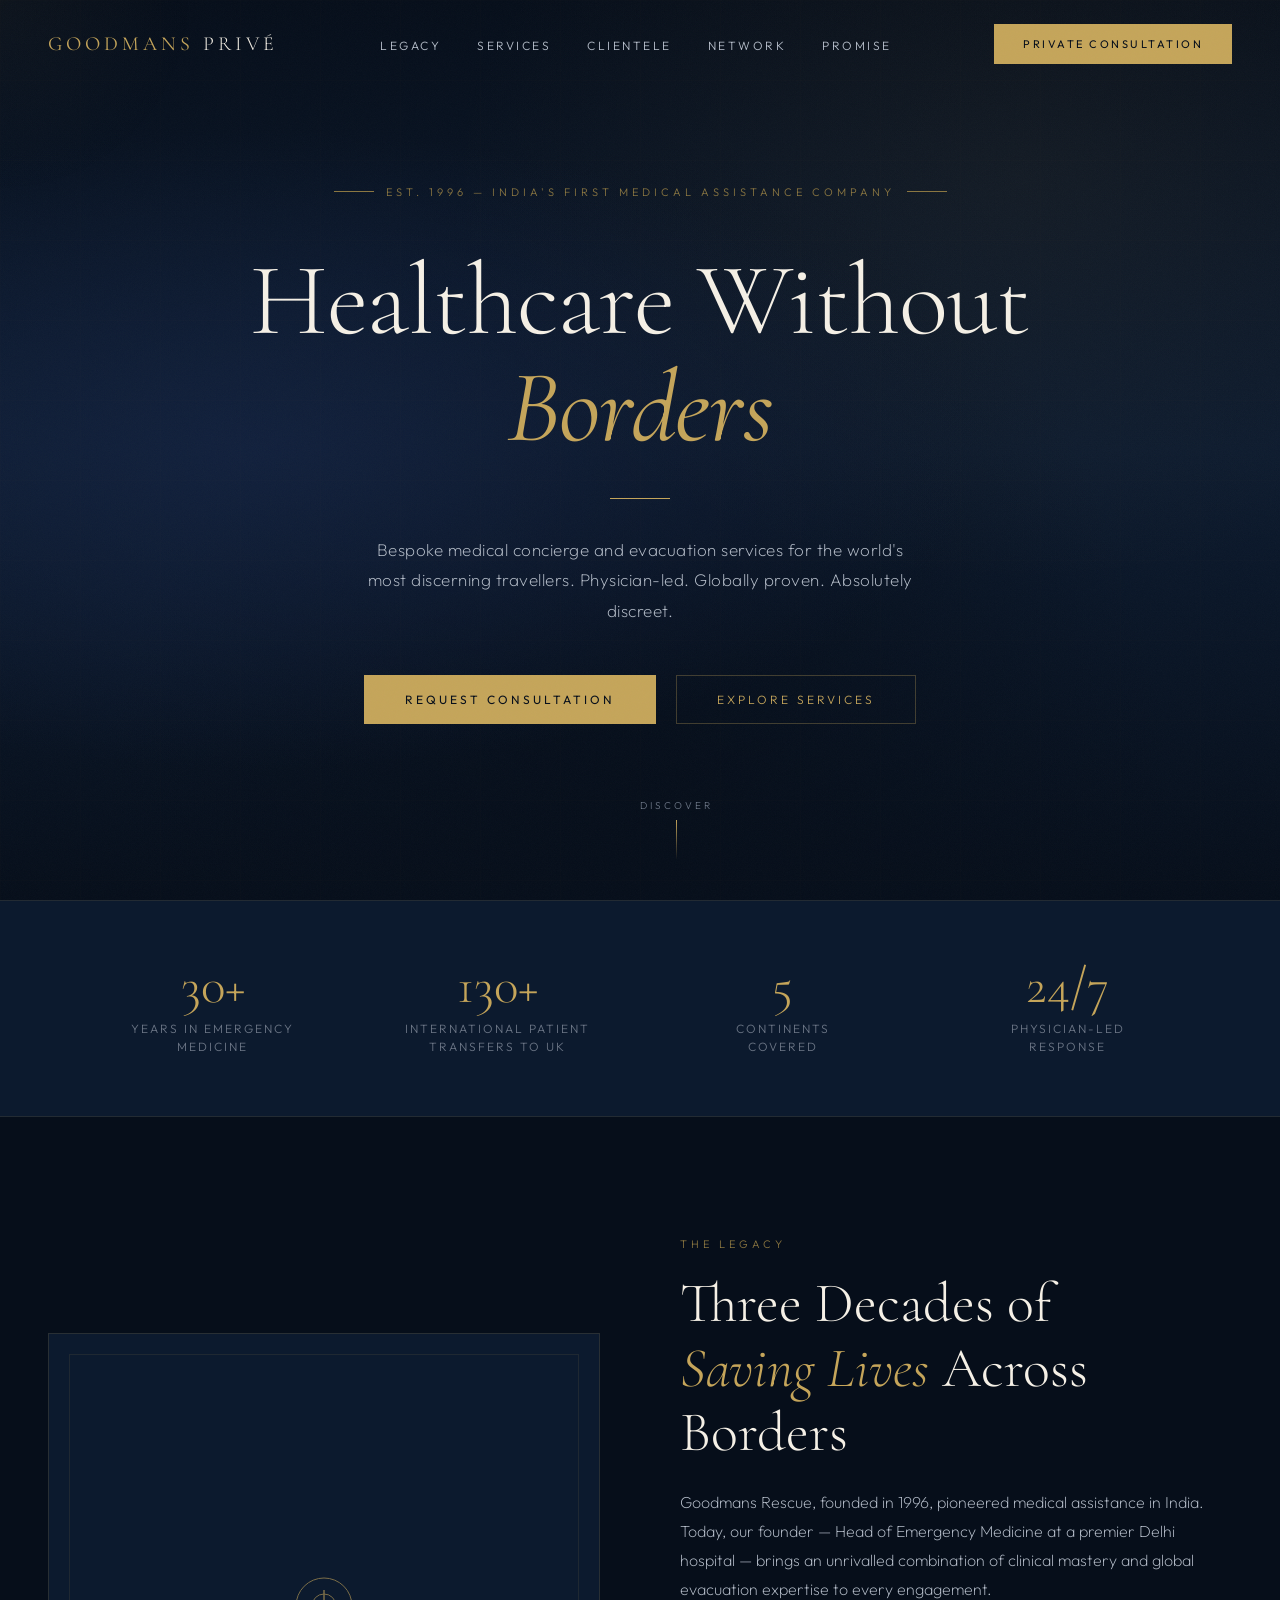
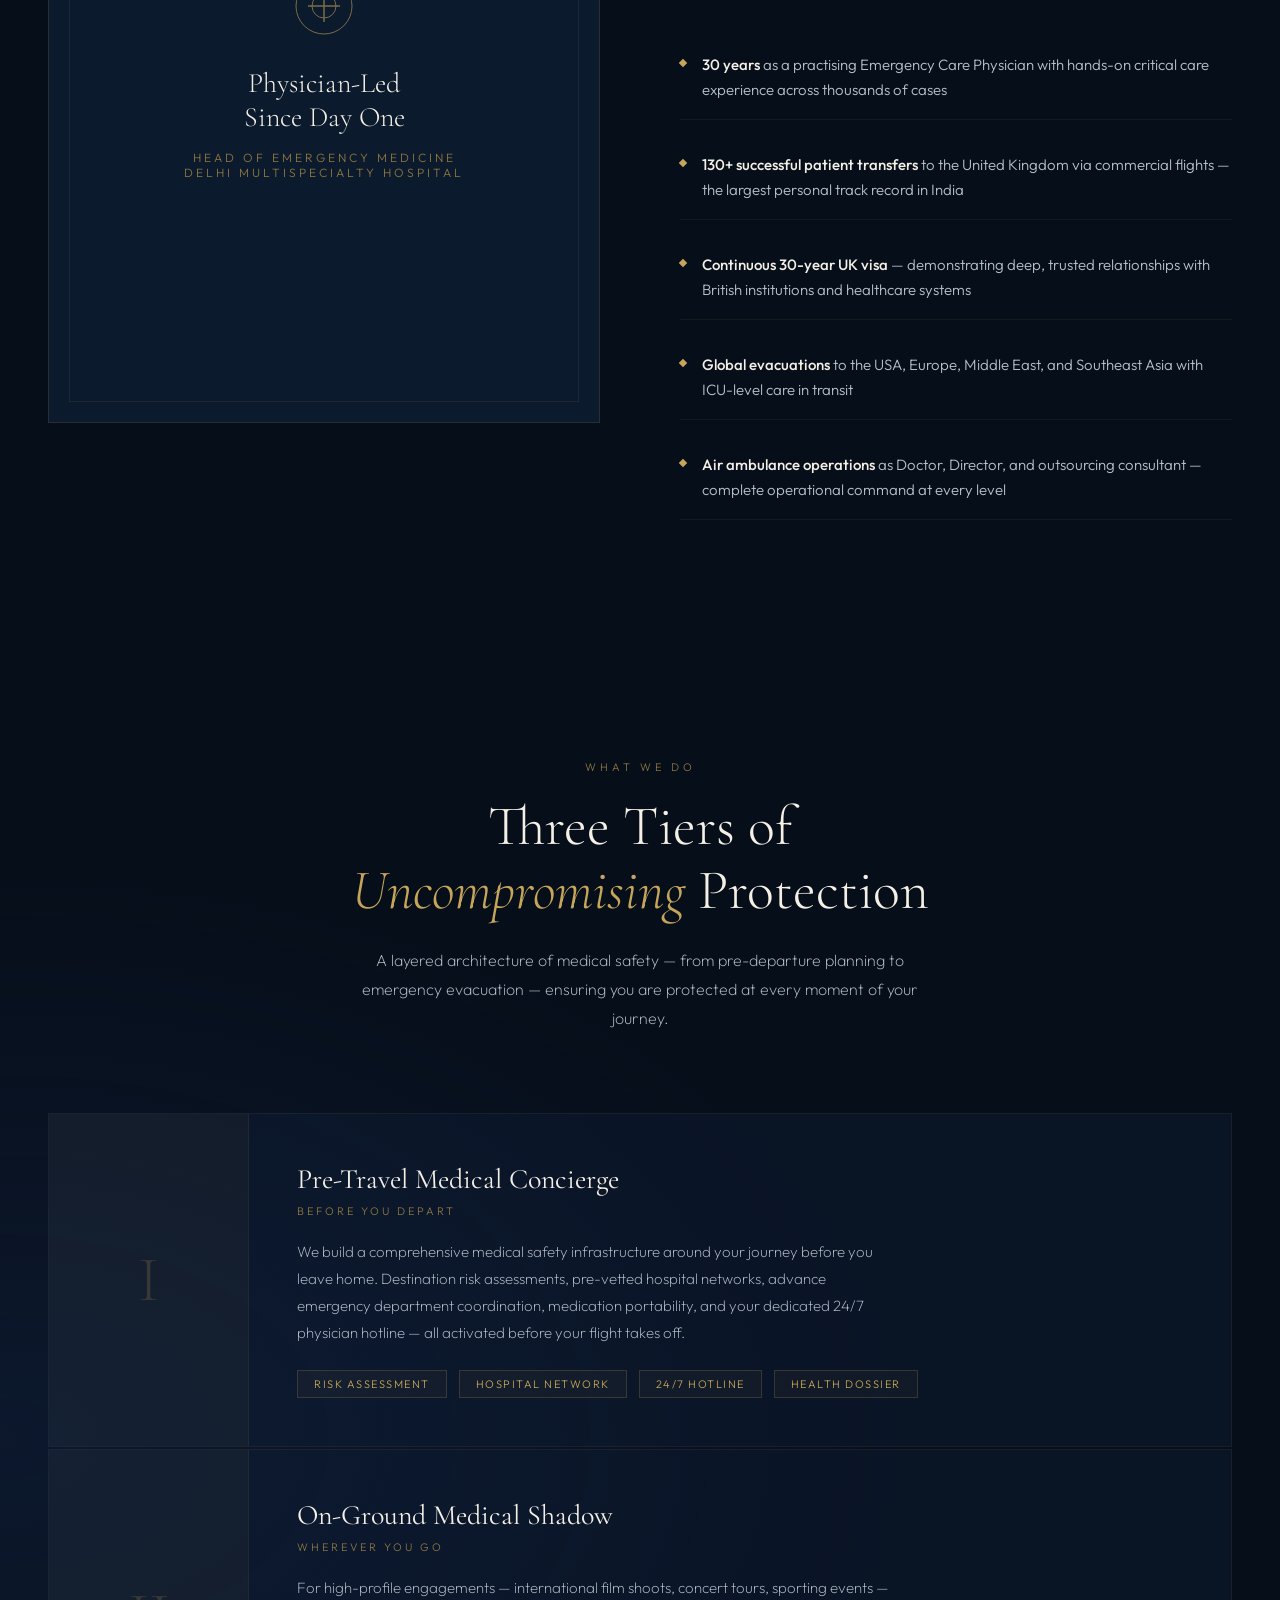
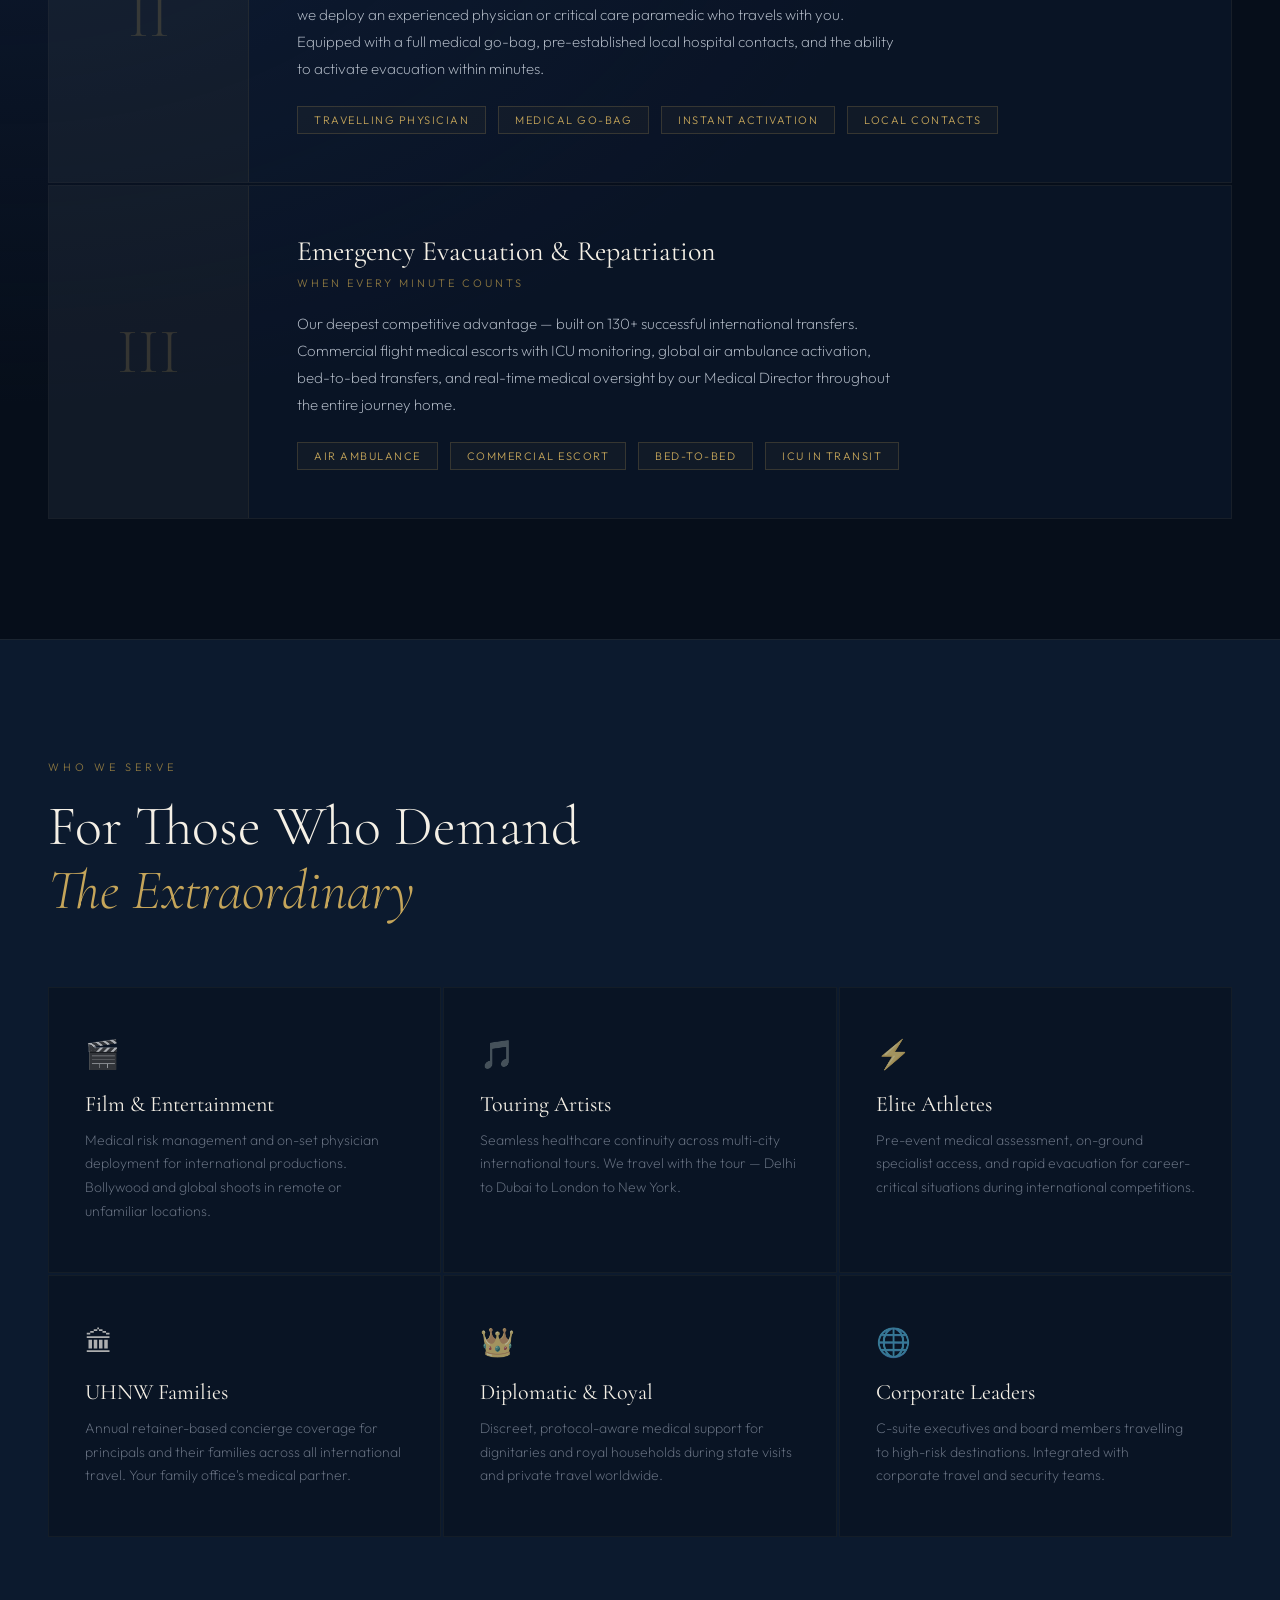
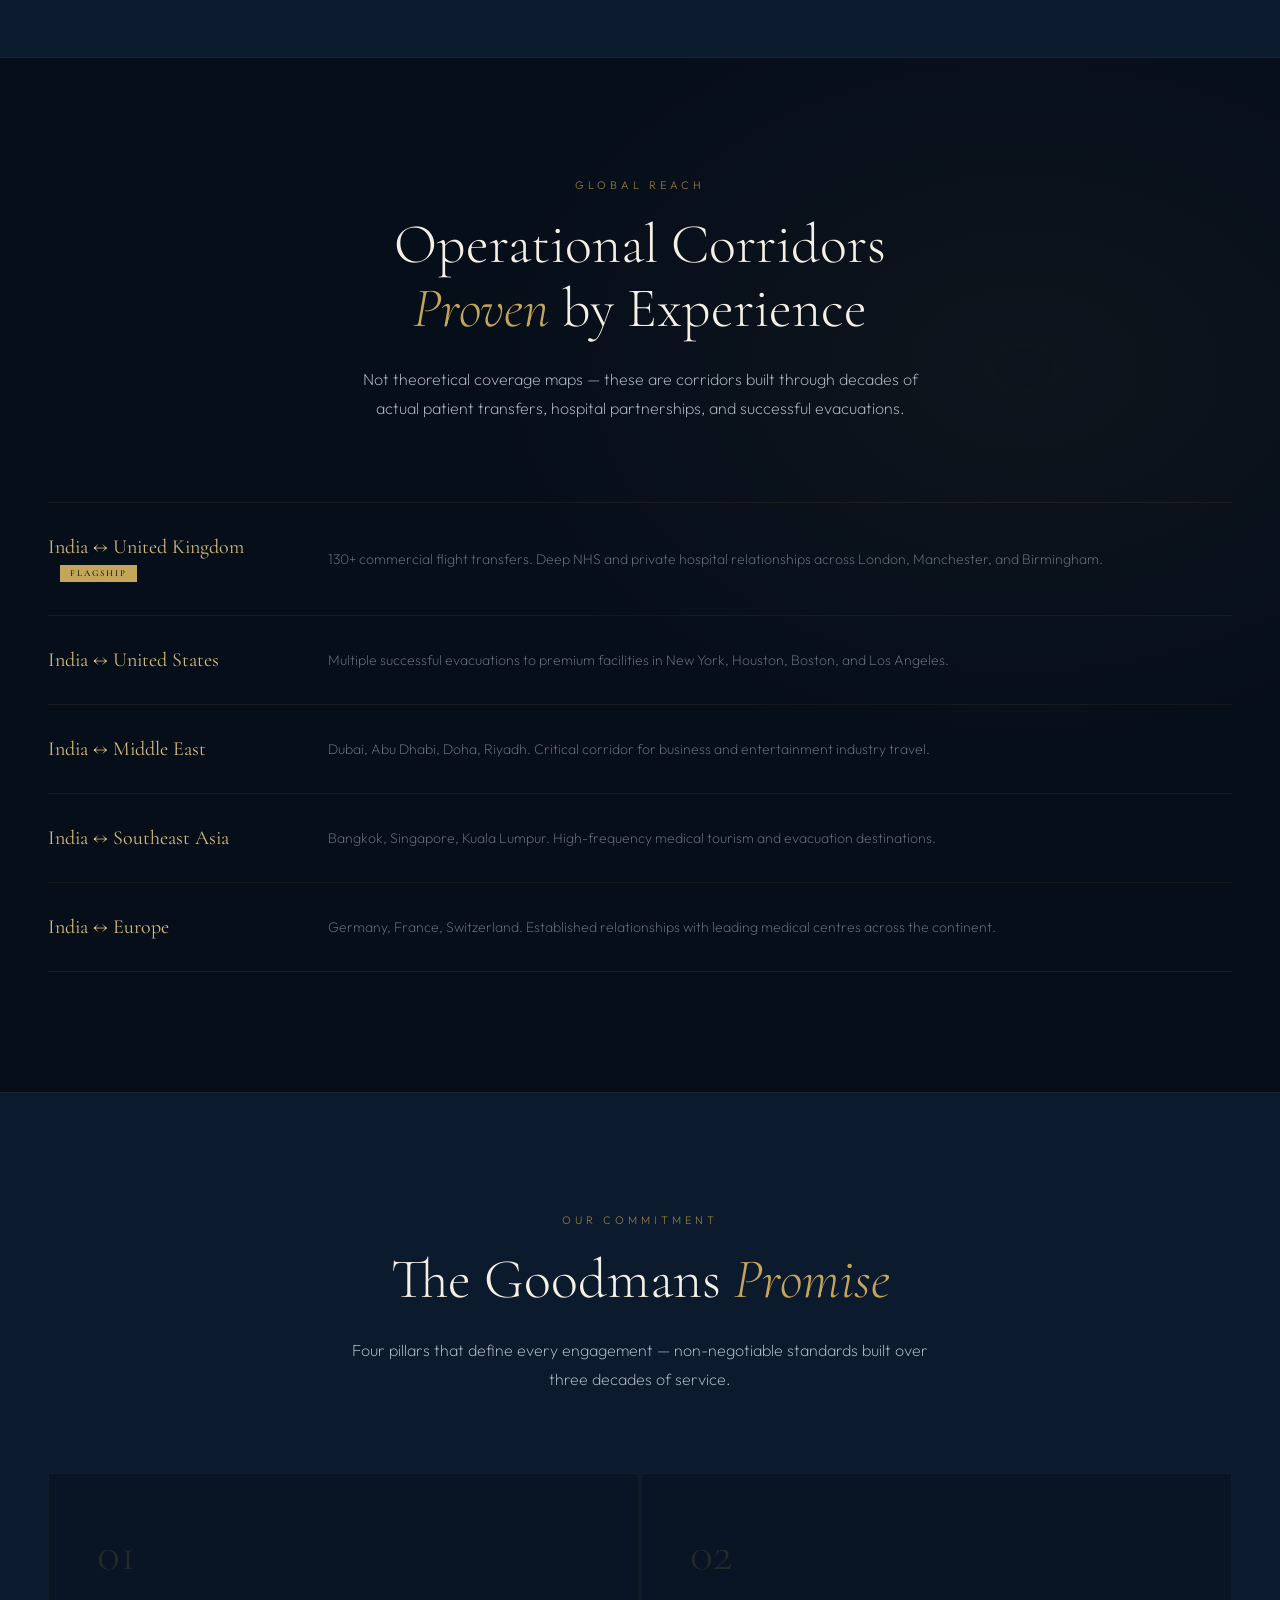
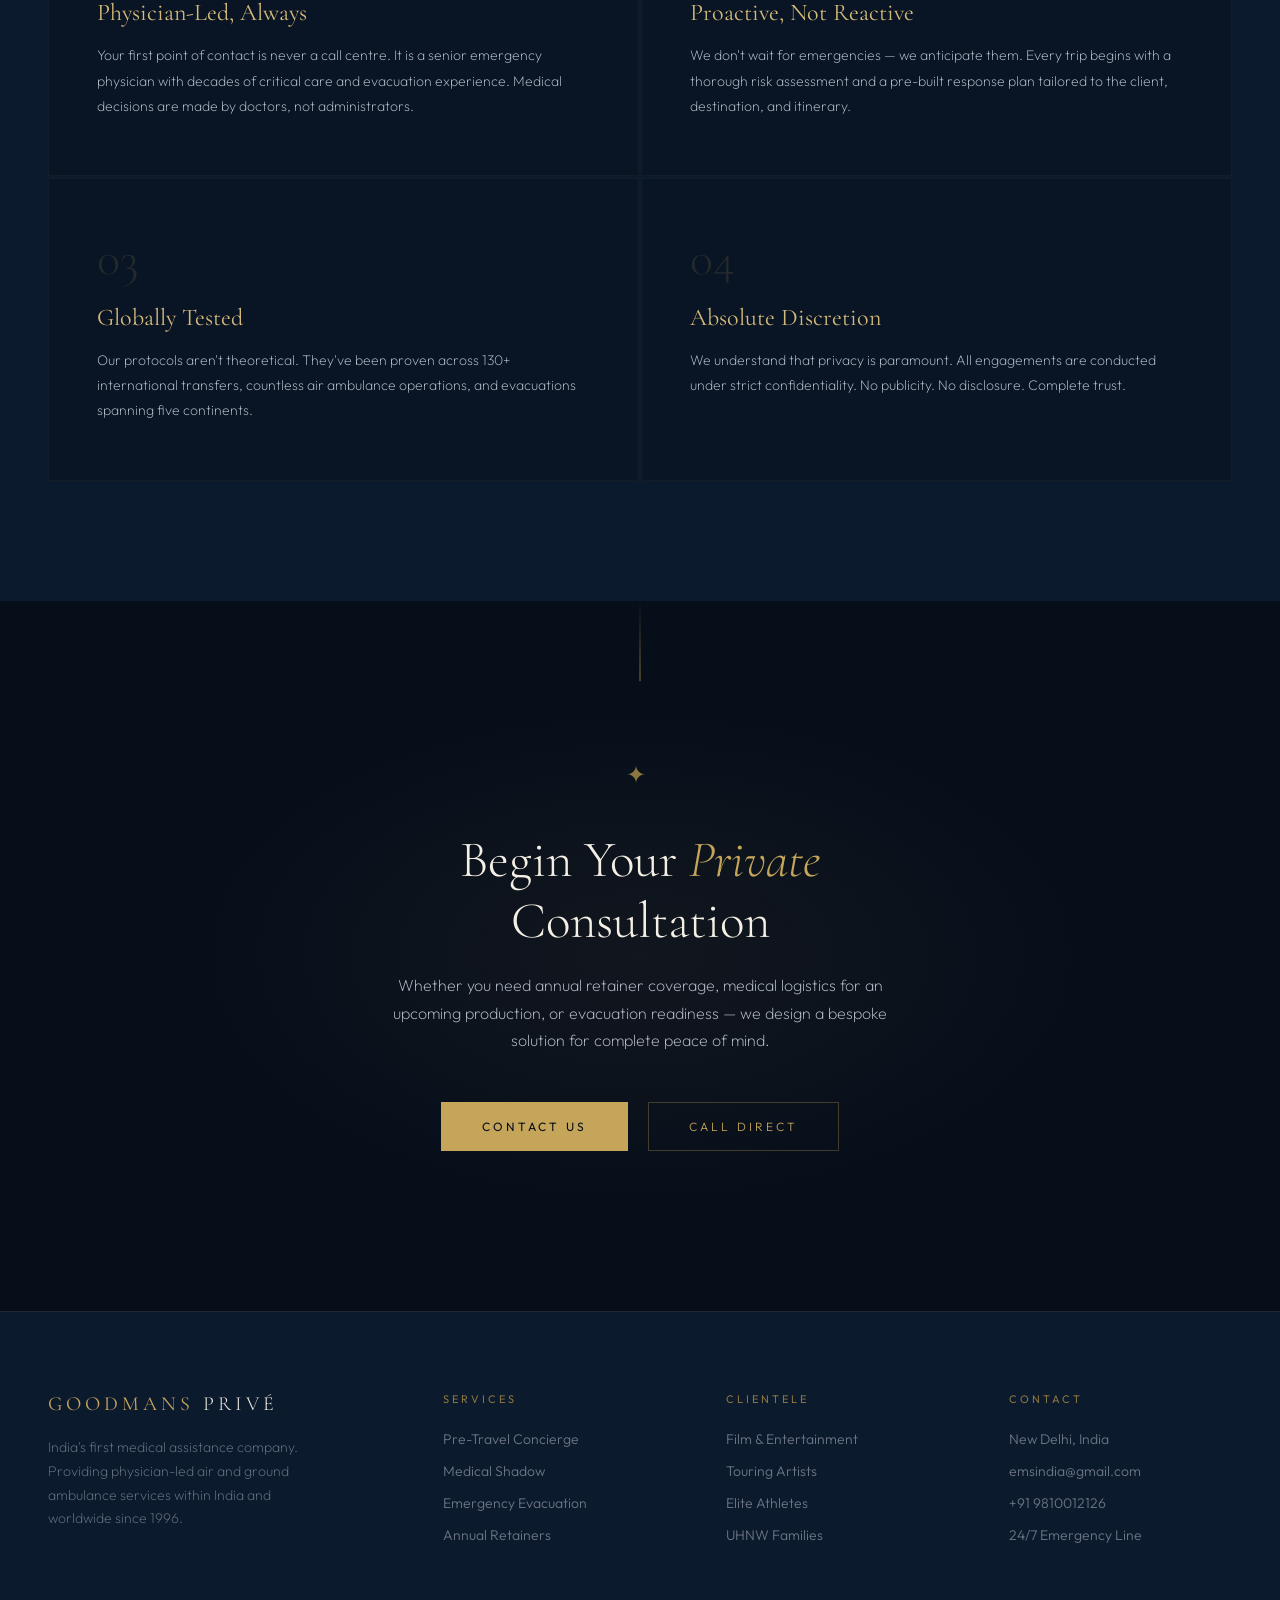
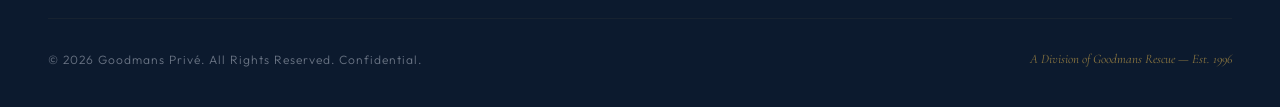
<file: public/goodmans_prive_web.html>
<!DOCTYPE html>
<html lang="en">
<head>
<meta charset="UTF-8">
<meta name="viewport" content="width=device-width, initial-scale=1.0">
<title>Goodmans Privé — Concierge Healthcare</title>
<link href="https://fonts.googleapis.com/css2?family=Cormorant+Garamond:ital,wght@0,300;0,400;0,500;0,600;0,700;1,300;1,400&family=Outfit:wght@200;300;400;500;600&display=swap" rel="stylesheet">
<style>
:root {
  --navy: #0C1A2E;
  --navy-deep: #060E1A;
  --navy-mid: #132240;
  --gold: #C5A55A;
  --gold-light: #D4BA7A;
  --gold-dim: #8B7640;
  --cream: #F5F0E6;
  --cream-soft: #EDE8DC;
  --white: #FAFAF7;
  --text-light: #B8C0CC;
  --text-dim: #6B7585;
  --serif: 'Cormorant Garamond', Georgia, serif;
  --sans: 'Outfit', sans-serif;
}

*, *::before, *::after { margin: 0; padding: 0; box-sizing: border-box; }

html { scroll-behavior: smooth; }

body {
  font-family: var(--sans);
  background: var(--navy-deep);
  color: var(--cream);
  overflow-x: hidden;
  -webkit-font-smoothing: antialiased;
}

/* ============ PRELOADER ============ */
.preloader {
  position: fixed; inset: 0; z-index: 9999;
  background: var(--navy-deep);
  display: flex; align-items: center; justify-content: center;
  transition: opacity 0.8s ease, visibility 0.8s ease;
}
.preloader.hidden { opacity: 0; visibility: hidden; pointer-events: none; }
.preloader-inner {
  text-align: center;
}
.preloader-line {
  width: 60px; height: 1px; background: var(--gold);
  margin: 0 auto;
  animation: preloaderPulse 1.2s ease-in-out infinite;
}
@keyframes preloaderPulse {
  0%, 100% { transform: scaleX(0.3); opacity: 0.4; }
  50% { transform: scaleX(1); opacity: 1; }
}

/* ============ NOISE OVERLAY ============ */
.noise {
  position: fixed; inset: 0; z-index: 9998; pointer-events: none;
  opacity: 0.03;
  background-image: url("data:image/svg+xml,%3Csvg viewBox='0 0 256 256' xmlns='http://www.w3.org/2000/svg'%3E%3Cfilter id='n'%3E%3CfeTurbulence type='fractalNoise' baseFrequency='0.9' numOctaves='4' stitchTiles='stitch'/%3E%3C/filter%3E%3Crect width='100%25' height='100%25' filter='url(%23n)'/%3E%3C/svg%3E");
  background-size: 200px;
}

/* ============ CURSOR GLOW (desktop) ============ */
.cursor-glow {
  position: fixed; width: 400px; height: 400px;
  border-radius: 50%; pointer-events: none; z-index: 1;
  background: radial-gradient(circle, rgba(197,165,90,0.04) 0%, transparent 70%);
  transform: translate(-50%, -50%);
  transition: left 0.3s ease-out, top 0.3s ease-out;
}

/* ============ NAV ============ */
nav {
  position: fixed; top: 0; left: 0; right: 0; z-index: 100;
  padding: 24px 48px;
  display: flex; justify-content: space-between; align-items: center;
  transition: background 0.4s ease, backdrop-filter 0.4s ease;
}
nav.scrolled {
  background: rgba(6,14,26,0.85);
  backdrop-filter: blur(20px);
  border-bottom: 1px solid rgba(197,165,90,0.1);
}
.nav-logo {
  font-family: var(--serif);
  font-size: 20px; font-weight: 400; letter-spacing: 4px;
  color: var(--gold);
  text-transform: uppercase;
}
.nav-logo span { color: var(--cream); font-weight: 300; }
.nav-links { display: flex; gap: 36px; list-style: none; }
.nav-links a {
  font-family: var(--sans); font-size: 12px; font-weight: 300;
  letter-spacing: 2.5px; text-transform: uppercase;
  color: var(--text-light); text-decoration: none;
  position: relative; padding-bottom: 4px;
  transition: color 0.3s ease;
}
.nav-links a::after {
  content: ''; position: absolute; bottom: 0; left: 0;
  width: 0; height: 1px; background: var(--gold);
  transition: width 0.4s ease;
}
.nav-links a:hover { color: var(--gold); }
.nav-links a:hover::after { width: 100%; }
.nav-cta {
  font-family: var(--sans); font-size: 11px; font-weight: 400;
  letter-spacing: 2.5px; text-transform: uppercase;
  color: var(--navy-deep) !important; background: var(--gold);
  padding: 12px 28px; text-decoration: none;
  transition: all 0.3s ease; border: 1px solid var(--gold);
}
.nav-cta:hover {
  background: transparent; color: var(--gold) !important;
}
.nav-cta::after { display: none !important; }

.menu-toggle { display: none; cursor: pointer; background: none; border: none; padding: 8px; }
.menu-toggle span {
  display: block; width: 24px; height: 1px; background: var(--gold);
  margin: 6px 0; transition: all 0.3s ease;
}

/* ============ HERO ============ */
.hero {
  position: relative; min-height: 100vh;
  display: flex; align-items: center; justify-content: center;
  overflow: hidden;
}
.hero-bg {
  position: absolute; inset: 0;
  background:
    radial-gradient(ellipse at 20% 50%, rgba(19,34,64,0.8) 0%, transparent 50%),
    radial-gradient(ellipse at 80% 20%, rgba(197,165,90,0.06) 0%, transparent 40%),
    radial-gradient(ellipse at 50% 100%, rgba(6,14,26,1) 0%, transparent 60%),
    linear-gradient(180deg, var(--navy-deep) 0%, var(--navy) 50%, var(--navy-deep) 100%);
}
.hero-grid {
  position: absolute; inset: 0; opacity: 0.04;
  background-image:
    linear-gradient(rgba(197,165,90,0.3) 1px, transparent 1px),
    linear-gradient(90deg, rgba(197,165,90,0.3) 1px, transparent 1px);
  background-size: 80px 80px;
}
.hero-content {
  position: relative; text-align: center; padding: 0 24px;
  max-width: 900px;
}
.hero-badge {
  display: inline-flex; align-items: center; gap: 12px;
  font-size: 11px; font-weight: 300; letter-spacing: 4px;
  text-transform: uppercase; color: var(--gold-dim);
  margin-bottom: 48px;
  opacity: 0; animation: fadeUp 1s ease 0.5s forwards;
}
.hero-badge-line { width: 40px; height: 1px; background: var(--gold-dim); }
.hero-title {
  font-family: var(--serif); font-weight: 300;
  font-size: clamp(48px, 8vw, 110px); line-height: 1.05;
  color: var(--cream); letter-spacing: -1px;
  opacity: 0; animation: fadeUp 1.2s ease 0.7s forwards;
}
.hero-title em {
  font-style: italic; color: var(--gold); font-weight: 400;
}
.hero-divider {
  width: 60px; height: 1px; background: var(--gold);
  margin: 36px auto;
  opacity: 0; animation: fadeUp 1s ease 1s forwards;
}
.hero-subtitle {
  font-family: var(--sans); font-size: clamp(14px, 1.6vw, 17px);
  font-weight: 200; line-height: 1.8; color: var(--text-light);
  max-width: 560px; margin: 0 auto;
  letter-spacing: 0.5px;
  opacity: 0; animation: fadeUp 1s ease 1.2s forwards;
}
.hero-cta-group {
  margin-top: 48px; display: flex; gap: 20px; justify-content: center;
  flex-wrap: wrap;
  opacity: 0; animation: fadeUp 1s ease 1.5s forwards;
}
.btn-primary {
  font-family: var(--sans); font-size: 12px; font-weight: 400;
  letter-spacing: 3px; text-transform: uppercase;
  color: var(--navy-deep); background: var(--gold);
  padding: 16px 40px; text-decoration: none;
  border: 1px solid var(--gold);
  transition: all 0.4s ease;
}
.btn-primary:hover { background: transparent; color: var(--gold); }
.btn-secondary {
  font-family: var(--sans); font-size: 12px; font-weight: 300;
  letter-spacing: 3px; text-transform: uppercase;
  color: var(--gold); background: transparent;
  padding: 16px 40px; text-decoration: none;
  border: 1px solid rgba(197,165,90,0.3);
  transition: all 0.4s ease;
}
.btn-secondary:hover { border-color: var(--gold); background: rgba(197,165,90,0.08); }

.hero-scroll {
  position: absolute; bottom: 40px; left: 50%; transform: translateX(-50%);
  display: flex; flex-direction: column; align-items: center; gap: 8px;
  opacity: 0; animation: fadeUp 1s ease 1.8s forwards;
}
.hero-scroll span {
  font-size: 10px; letter-spacing: 3px; text-transform: uppercase;
  color: var(--text-dim); font-weight: 300;
}
.scroll-line {
  width: 1px; height: 40px; background: linear-gradient(180deg, var(--gold), transparent);
  animation: scrollPulse 2s ease-in-out infinite;
}
@keyframes scrollPulse {
  0%, 100% { opacity: 0.3; transform: scaleY(0.6); }
  50% { opacity: 1; transform: scaleY(1); }
}

/* ============ SECTIONS COMMON ============ */
section { position: relative; }

.section-pad { padding: 120px 48px; }

.reveal {
  opacity: 0; transform: translateY(40px);
  transition: opacity 0.8s ease, transform 0.8s ease;
}
.reveal.visible { opacity: 1; transform: translateY(0); }

.section-label {
  font-size: 11px; font-weight: 300; letter-spacing: 4px;
  text-transform: uppercase; color: var(--gold-dim);
  margin-bottom: 20px;
}
.section-title {
  font-family: var(--serif); font-size: clamp(32px, 4.5vw, 56px);
  font-weight: 300; line-height: 1.15; color: var(--cream);
  margin-bottom: 24px;
}
.section-title em { font-style: italic; color: var(--gold); }
.section-desc {
  font-size: 16px; font-weight: 200; line-height: 1.8;
  color: var(--text-light); max-width: 600px;
}

/* ============ LEGACY BAR ============ */
.legacy-bar {
  background: var(--navy);
  border-top: 1px solid rgba(197,165,90,0.12);
  border-bottom: 1px solid rgba(197,165,90,0.12);
  padding: 60px 48px;
}
.legacy-grid {
  display: grid; grid-template-columns: repeat(4, 1fr);
  max-width: 1100px; margin: 0 auto;
  gap: 40px;
}
.legacy-item { text-align: center; }
.legacy-num {
  font-family: var(--serif); font-size: clamp(36px, 4vw, 52px);
  font-weight: 300; color: var(--gold); line-height: 1;
  margin-bottom: 8px;
}
.legacy-label {
  font-size: 12px; font-weight: 300; letter-spacing: 2px;
  text-transform: uppercase; color: var(--text-dim); line-height: 1.5;
}

/* ============ ABOUT ============ */
.about { background: var(--navy-deep); }
.about-inner {
  max-width: 1200px; margin: 0 auto;
  display: grid; grid-template-columns: 1fr 1fr;
  gap: 80px; align-items: center;
}
.about-visual {
  position: relative; aspect-ratio: 4/5;
  background: var(--navy);
  border: 1px solid rgba(197,165,90,0.15);
  overflow: hidden;
}
.about-visual::before {
  content: ''; position: absolute; inset: 20px;
  border: 1px solid rgba(197,165,90,0.1);
}
.about-visual-content {
  position: absolute; inset: 0;
  display: flex; flex-direction: column;
  align-items: center; justify-content: center;
  padding: 40px;
}
.about-icon {
  width: 60px; height: 60px; margin-bottom: 30px;
  opacity: 0.6;
}
.about-icon svg { width: 100%; height: 100%; }
.about-visual-title {
  font-family: var(--serif); font-size: 28px; font-weight: 300;
  color: var(--cream); text-align: center; margin-bottom: 16px;
}
.about-visual-sub {
  font-size: 12px; font-weight: 300; letter-spacing: 3px;
  text-transform: uppercase; color: var(--gold-dim);
  text-align: center;
}
.credential-list {
  margin-top: 32px; display: flex; flex-direction: column; gap: 16px;
}
.credential {
  display: flex; align-items: flex-start; gap: 16px;
  padding: 16px 0;
  border-bottom: 1px solid rgba(197,165,90,0.08);
}
.credential-marker {
  width: 6px; height: 6px; margin-top: 8px; flex-shrink: 0;
  background: var(--gold); transform: rotate(45deg);
}
.credential-text {
  font-size: 15px; font-weight: 300; line-height: 1.7;
  color: var(--text-light);
}
.credential-text strong {
  color: var(--cream); font-weight: 500;
}

/* ============ SERVICES ============ */
.services {
  background:
    radial-gradient(ellipse at 0% 50%, rgba(19,34,64,0.5) 0%, transparent 50%),
    var(--navy-deep);
}
.services-inner { max-width: 1200px; margin: 0 auto; }
.services-header { text-align: center; margin-bottom: 80px; }
.services-header .section-desc { margin: 0 auto; }

.tier-cards { display: flex; flex-direction: column; gap: 2px; }

.tier-card {
  display: grid; grid-template-columns: 200px 1fr;
  background: rgba(19,34,64,0.3);
  border: 1px solid rgba(197,165,90,0.08);
  transition: all 0.5s ease;
  overflow: hidden;
}
.tier-card:hover {
  border-color: rgba(197,165,90,0.25);
  background: rgba(19,34,64,0.5);
}
.tier-label-col {
  display: flex; align-items: center; justify-content: center;
  padding: 40px;
  background: rgba(197,165,90,0.04);
  border-right: 1px solid rgba(197,165,90,0.08);
}
.tier-number {
  font-family: var(--serif); font-size: 64px; font-weight: 300;
  color: rgba(197,165,90,0.2); line-height: 1;
}
.tier-content { padding: 48px; }
.tier-name {
  font-family: var(--serif); font-size: 28px; font-weight: 400;
  color: var(--cream); margin-bottom: 8px;
}
.tier-tag {
  font-size: 11px; letter-spacing: 3px; text-transform: uppercase;
  color: var(--gold-dim); font-weight: 300; margin-bottom: 20px;
}
.tier-desc {
  font-size: 15px; font-weight: 200; line-height: 1.8;
  color: var(--text-light); max-width: 600px;
}
.tier-features {
  display: flex; flex-wrap: wrap; gap: 12px; margin-top: 24px;
}
.tier-feature {
  font-size: 11px; font-weight: 300; letter-spacing: 1.5px;
  text-transform: uppercase; color: var(--gold);
  padding: 6px 16px;
  border: 1px solid rgba(197,165,90,0.2);
  background: rgba(197,165,90,0.04);
}

/* ============ CLIENTELE ============ */
.clientele {
  background: var(--navy);
  border-top: 1px solid rgba(197,165,90,0.08);
  border-bottom: 1px solid rgba(197,165,90,0.08);
}
.clientele-inner { max-width: 1200px; margin: 0 auto; }
.clientele-header { margin-bottom: 64px; }
.client-grid {
  display: grid; grid-template-columns: repeat(3, 1fr);
  gap: 2px;
}
.client-card {
  padding: 48px 36px;
  background: rgba(6,14,26,0.5);
  border: 1px solid rgba(197,165,90,0.06);
  transition: all 0.5s ease;
  position: relative;
}
.client-card::before {
  content: ''; position: absolute; top: 0; left: 0;
  width: 0; height: 2px; background: var(--gold);
  transition: width 0.5s ease;
}
.client-card:hover::before { width: 100%; }
.client-card:hover { background: rgba(19,34,64,0.4); }
.client-icon {
  font-size: 28px; margin-bottom: 20px; opacity: 0.7;
  filter: grayscale(0.5);
}
.client-name {
  font-family: var(--serif); font-size: 22px; font-weight: 400;
  color: var(--cream); margin-bottom: 12px;
}
.client-desc {
  font-size: 14px; font-weight: 200; line-height: 1.7;
  color: var(--text-dim);
}

/* ============ CORRIDORS ============ */
.corridors {
  background:
    radial-gradient(ellipse at 80% 30%, rgba(197,165,90,0.04) 0%, transparent 40%),
    var(--navy-deep);
}
.corridors-inner { max-width: 1200px; margin: 0 auto; }
.corridors-header { text-align: center; margin-bottom: 80px; }
.corridors-header .section-desc { margin: 0 auto; }

.corridor-list { display: flex; flex-direction: column; gap: 0; }
.corridor-item {
  display: grid; grid-template-columns: 280px 1fr;
  padding: 32px 0;
  border-bottom: 1px solid rgba(197,165,90,0.08);
  transition: all 0.4s ease;
  align-items: center;
}
.corridor-item:first-child { border-top: 1px solid rgba(197,165,90,0.08); }
.corridor-item:hover { padding-left: 16px; }
.corridor-route {
  font-family: var(--serif); font-size: 20px; font-weight: 400;
  color: var(--gold-light);
}
.corridor-detail {
  font-size: 14px; font-weight: 200; line-height: 1.7;
  color: var(--text-dim);
}
.corridor-flagship {
  display: inline-block;
  font-size: 9px; letter-spacing: 2px; text-transform: uppercase;
  color: var(--navy-deep); background: var(--gold);
  padding: 3px 10px; margin-left: 12px; vertical-align: middle;
  font-weight: 500;
}

/* ============ PROMISE ============ */
.promise {
  background: var(--navy);
  border-top: 1px solid rgba(197,165,90,0.08);
}
.promise-inner { max-width: 1200px; margin: 0 auto; }
.promise-header { text-align: center; margin-bottom: 80px; }
.promise-header .section-desc { margin: 0 auto; }
.promise-grid {
  display: grid; grid-template-columns: repeat(2, 1fr);
  gap: 2px;
}
.promise-card {
  padding: 56px 48px;
  background: rgba(6,14,26,0.5);
  border: 1px solid rgba(197,165,90,0.06);
  transition: all 0.5s ease;
}
.promise-card:hover { background: rgba(19,34,64,0.3); }
.promise-num {
  font-family: var(--serif); font-size: 48px; font-weight: 300;
  color: rgba(197,165,90,0.15); margin-bottom: 20px; line-height: 1;
}
.promise-name {
  font-family: var(--serif); font-size: 24px; font-weight: 400;
  color: var(--gold-light); margin-bottom: 16px;
}
.promise-desc {
  font-size: 14px; font-weight: 200; line-height: 1.8;
  color: var(--text-light);
}

/* ============ CTA SECTION ============ */
.cta-section {
  padding: 160px 48px;
  text-align: center;
  position: relative;
  background:
    radial-gradient(ellipse at 50% 50%, rgba(197,165,90,0.06) 0%, transparent 50%),
    var(--navy-deep);
}
.cta-section::before {
  content: ''; position: absolute; top: 0; left: 50%;
  transform: translateX(-50%);
  width: 1px; height: 80px; background: linear-gradient(180deg, transparent, var(--gold-dim));
}
.cta-ornament {
  font-family: var(--serif); font-size: 24px; color: var(--gold-dim);
  margin-bottom: 40px; letter-spacing: 8px;
}
.cta-title {
  font-family: var(--serif); font-size: clamp(32px, 4vw, 52px);
  font-weight: 300; color: var(--cream); line-height: 1.2;
  margin-bottom: 20px;
}
.cta-title em { font-style: italic; color: var(--gold); }
.cta-sub {
  font-size: 16px; font-weight: 200; color: var(--text-light);
  max-width: 500px; margin: 0 auto 48px; line-height: 1.7;
}

/* ============ FOOTER ============ */
footer {
  background: var(--navy);
  border-top: 1px solid rgba(197,165,90,0.1);
  padding: 80px 48px 40px;
}
.footer-inner {
  max-width: 1200px; margin: 0 auto;
  display: grid; grid-template-columns: 1.5fr 1fr 1fr 1fr;
  gap: 60px;
}
.footer-brand .nav-logo { margin-bottom: 20px; display: block; }
.footer-tagline {
  font-size: 14px; font-weight: 200; line-height: 1.7;
  color: var(--text-dim); max-width: 280px;
}
.footer-col h4 {
  font-family: var(--sans); font-size: 11px; font-weight: 400;
  letter-spacing: 3px; text-transform: uppercase;
  color: var(--gold-dim); margin-bottom: 24px;
}
.footer-col a {
  display: block; font-size: 14px; font-weight: 300;
  color: var(--text-dim); text-decoration: none;
  margin-bottom: 14px; transition: color 0.3s ease;
}
.footer-col a:hover { color: var(--gold); }
.footer-bottom {
  max-width: 1200px; margin: 60px auto 0;
  padding-top: 32px;
  border-top: 1px solid rgba(197,165,90,0.06);
  display: flex; justify-content: space-between; align-items: center;
}
.footer-copy {
  font-size: 12px; font-weight: 300; color: var(--text-dim); letter-spacing: 1px;
}
.footer-est {
  font-family: var(--serif); font-size: 13px; font-style: italic;
  color: var(--gold-dim);
}

/* ============ ANIMATIONS ============ */
@keyframes fadeUp {
  from { opacity: 0; transform: translateY(30px); }
  to { opacity: 1; transform: translateY(0); }
}

/* ============ RESPONSIVE ============ */
@media (max-width: 1024px) {
  .about-inner { grid-template-columns: 1fr; gap: 48px; }
  .about-visual { max-width: 400px; margin: 0 auto; }
  .client-grid { grid-template-columns: repeat(2, 1fr); }
  .footer-inner { grid-template-columns: 1fr 1fr; gap: 40px; }
}

@media (max-width: 768px) {
  .section-pad { padding: 80px 24px; }
  nav { padding: 20px 24px; }
  .nav-links { display: none; }
  .nav-cta { display: none; }
  .menu-toggle { display: block; }
  .legacy-grid { grid-template-columns: repeat(2, 1fr); gap: 32px; }
  .tier-card { grid-template-columns: 1fr; }
  .tier-label-col {
    padding: 24px; justify-content: flex-start;
    border-right: none; border-bottom: 1px solid rgba(197,165,90,0.08);
  }
  .tier-number { font-size: 40px; }
  .client-grid { grid-template-columns: 1fr; }
  .corridor-item { grid-template-columns: 1fr; gap: 8px; }
  .promise-grid { grid-template-columns: 1fr; }
  .footer-inner { grid-template-columns: 1fr; gap: 40px; }
  .footer-bottom { flex-direction: column; gap: 12px; text-align: center; }
  .hero-cta-group { flex-direction: column; align-items: center; }
  .btn-primary, .btn-secondary { width: 100%; max-width: 280px; text-align: center; }
}
</style>
</head>
<body>

<!-- Preloader -->
<div class="preloader" id="preloader">
  <div class="preloader-inner">
    <div class="preloader-line"></div>
  </div>
</div>

<!-- Noise texture -->
<div class="noise"></div>

<!-- Cursor glow -->
<div class="cursor-glow" id="cursorGlow"></div>

<!-- Navigation -->
<nav id="navbar">
  <div class="nav-logo">Goodmans <span>Privé</span></div>
  <ul class="nav-links">
    <li><a href="#about">Legacy</a></li>
    <li><a href="#services">Services</a></li>
    <li><a href="#clientele">Clientele</a></li>
    <li><a href="#corridors">Network</a></li>
    <li><a href="#promise">Promise</a></li>
  </ul>
  <a href="#contact" class="nav-cta">Private Consultation</a>
  <button class="menu-toggle" id="menuToggle" aria-label="Menu">
    <span></span><span></span><span></span>
  </button>
</nav>

<!-- Hero -->
<section class="hero">
  <div class="hero-bg"></div>
  <div class="hero-grid"></div>
  <div class="hero-content">
    <div class="hero-badge">
      <span class="hero-badge-line"></span>
      Est. 1996 — India's First Medical Assistance Company
      <span class="hero-badge-line"></span>
    </div>
    <h1 class="hero-title">
      Healthcare Without<br><em>Borders</em>
    </h1>
    <div class="hero-divider"></div>
    <p class="hero-subtitle">
      Bespoke medical concierge and evacuation services for the world's most discerning travellers. Physician-led. Globally proven. Absolutely discreet.
    </p>
    <div class="hero-cta-group">
      <a href="#contact" class="btn-primary">Request Consultation</a>
      <a href="#services" class="btn-secondary">Explore Services</a>
    </div>
  </div>
  <div class="hero-scroll">
    <span>Discover</span>
    <div class="scroll-line"></div>
  </div>
</section>

<!-- Legacy Numbers -->
<div class="legacy-bar">
  <div class="legacy-grid">
    <div class="legacy-item reveal">
      <div class="legacy-num">30+</div>
      <div class="legacy-label">Years in Emergency<br>Medicine</div>
    </div>
    <div class="legacy-item reveal">
      <div class="legacy-num">130+</div>
      <div class="legacy-label">International Patient<br>Transfers to UK</div>
    </div>
    <div class="legacy-item reveal">
      <div class="legacy-num">5</div>
      <div class="legacy-label">Continents<br>Covered</div>
    </div>
    <div class="legacy-item reveal">
      <div class="legacy-num">24/7</div>
      <div class="legacy-label">Physician-Led<br>Response</div>
    </div>
  </div>
</div>

<!-- About -->
<section class="about section-pad" id="about">
  <div class="about-inner">
    <div class="about-visual reveal">
      <div class="about-visual-content">
        <div class="about-icon">
          <svg viewBox="0 0 60 60" fill="none" stroke="#C5A55A" stroke-width="1">
            <circle cx="30" cy="30" r="28"/>
            <path d="M30 14v32M14 30h32" stroke-width="1.5"/>
            <circle cx="30" cy="30" r="12"/>
          </svg>
        </div>
        <div class="about-visual-title">Physician-Led<br>Since Day One</div>
        <div class="about-visual-sub">Head of Emergency Medicine<br>Delhi Multispecialty Hospital</div>
      </div>
    </div>
    <div class="about-text">
      <div class="section-label reveal">The Legacy</div>
      <h2 class="section-title reveal">Three Decades of<br><em>Saving Lives</em> Across Borders</h2>
      <p class="section-desc reveal">
        Goodmans Rescue, founded in 1996, pioneered medical assistance in India. Today, our founder — Head of Emergency Medicine at a premier Delhi hospital — brings an unrivalled combination of clinical mastery and global evacuation expertise to every engagement.
      </p>
      <div class="credential-list">
        <div class="credential reveal">
          <div class="credential-marker"></div>
          <div class="credential-text"><strong>30 years</strong> as a practising Emergency Care Physician with hands-on critical care experience across thousands of cases</div>
        </div>
        <div class="credential reveal">
          <div class="credential-marker"></div>
          <div class="credential-text"><strong>130+ successful patient transfers</strong> to the United Kingdom via commercial flights — the largest personal track record in India</div>
        </div>
        <div class="credential reveal">
          <div class="credential-marker"></div>
          <div class="credential-text"><strong>Continuous 30-year UK visa</strong> — demonstrating deep, trusted relationships with British institutions and healthcare systems</div>
        </div>
        <div class="credential reveal">
          <div class="credential-marker"></div>
          <div class="credential-text"><strong>Global evacuations</strong> to the USA, Europe, Middle East, and Southeast Asia with ICU-level care in transit</div>
        </div>
        <div class="credential reveal">
          <div class="credential-marker"></div>
          <div class="credential-text"><strong>Air ambulance operations</strong> as Doctor, Director, and outsourcing consultant — complete operational command at every level</div>
        </div>
      </div>
    </div>
  </div>
</section>

<!-- Services -->
<section class="services section-pad" id="services">
  <div class="services-inner">
    <div class="services-header">
      <div class="section-label reveal">What We Do</div>
      <h2 class="section-title reveal">Three Tiers of<br><em>Uncompromising</em> Protection</h2>
      <p class="section-desc reveal">
        A layered architecture of medical safety — from pre-departure planning to emergency evacuation — ensuring you are protected at every moment of your journey.
      </p>
    </div>
    <div class="tier-cards">
      <div class="tier-card reveal">
        <div class="tier-label-col"><div class="tier-number">I</div></div>
        <div class="tier-content">
          <div class="tier-name">Pre-Travel Medical Concierge</div>
          <div class="tier-tag">Before You Depart</div>
          <div class="tier-desc">
            We build a comprehensive medical safety infrastructure around your journey before you leave home. Destination risk assessments, pre-vetted hospital networks, advance emergency department coordination, medication portability, and your dedicated 24/7 physician hotline — all activated before your flight takes off.
          </div>
          <div class="tier-features">
            <span class="tier-feature">Risk Assessment</span>
            <span class="tier-feature">Hospital Network</span>
            <span class="tier-feature">24/7 Hotline</span>
            <span class="tier-feature">Health Dossier</span>
          </div>
        </div>
      </div>
      <div class="tier-card reveal">
        <div class="tier-label-col"><div class="tier-number">II</div></div>
        <div class="tier-content">
          <div class="tier-name">On-Ground Medical Shadow</div>
          <div class="tier-tag">Wherever You Go</div>
          <div class="tier-desc">
            For high-profile engagements — international film shoots, concert tours, sporting events — we deploy an experienced physician or critical care paramedic who travels with you. Equipped with a full medical go-bag, pre-established local hospital contacts, and the ability to activate evacuation within minutes.
          </div>
          <div class="tier-features">
            <span class="tier-feature">Travelling Physician</span>
            <span class="tier-feature">Medical Go-Bag</span>
            <span class="tier-feature">Instant Activation</span>
            <span class="tier-feature">Local Contacts</span>
          </div>
        </div>
      </div>
      <div class="tier-card reveal">
        <div class="tier-label-col"><div class="tier-number">III</div></div>
        <div class="tier-content">
          <div class="tier-name">Emergency Evacuation & Repatriation</div>
          <div class="tier-tag">When Every Minute Counts</div>
          <div class="tier-desc">
            Our deepest competitive advantage — built on 130+ successful international transfers. Commercial flight medical escorts with ICU monitoring, global air ambulance activation, bed-to-bed transfers, and real-time medical oversight by our Medical Director throughout the entire journey home.
          </div>
          <div class="tier-features">
            <span class="tier-feature">Air Ambulance</span>
            <span class="tier-feature">Commercial Escort</span>
            <span class="tier-feature">Bed-to-Bed</span>
            <span class="tier-feature">ICU in Transit</span>
          </div>
        </div>
      </div>
    </div>
  </div>
</section>

<!-- Clientele -->
<section class="clientele section-pad" id="clientele">
  <div class="clientele-inner">
    <div class="clientele-header">
      <div class="section-label reveal">Who We Serve</div>
      <h2 class="section-title reveal">For Those Who Demand<br><em>The Extraordinary</em></h2>
    </div>
    <div class="client-grid">
      <div class="client-card reveal">
        <div class="client-icon">🎬</div>
        <div class="client-name">Film & Entertainment</div>
        <div class="client-desc">Medical risk management and on-set physician deployment for international productions. Bollywood and global shoots in remote or unfamiliar locations.</div>
      </div>
      <div class="client-card reveal">
        <div class="client-icon">🎵</div>
        <div class="client-name">Touring Artists</div>
        <div class="client-desc">Seamless healthcare continuity across multi-city international tours. We travel with the tour — Delhi to Dubai to London to New York.</div>
      </div>
      <div class="client-card reveal">
        <div class="client-icon">⚡</div>
        <div class="client-name">Elite Athletes</div>
        <div class="client-desc">Pre-event medical assessment, on-ground specialist access, and rapid evacuation for career-critical situations during international competitions.</div>
      </div>
      <div class="client-card reveal">
        <div class="client-icon">🏛</div>
        <div class="client-name">UHNW Families</div>
        <div class="client-desc">Annual retainer-based concierge coverage for principals and their families across all international travel. Your family office's medical partner.</div>
      </div>
      <div class="client-card reveal">
        <div class="client-icon">👑</div>
        <div class="client-name">Diplomatic & Royal</div>
        <div class="client-desc">Discreet, protocol-aware medical support for dignitaries and royal households during state visits and private travel worldwide.</div>
      </div>
      <div class="client-card reveal">
        <div class="client-icon">🌐</div>
        <div class="client-name">Corporate Leaders</div>
        <div class="client-desc">C-suite executives and board members travelling to high-risk destinations. Integrated with corporate travel and security teams.</div>
      </div>
    </div>
  </div>
</section>

<!-- Corridors -->
<section class="corridors section-pad" id="corridors">
  <div class="corridors-inner">
    <div class="corridors-header">
      <div class="section-label reveal">Global Reach</div>
      <h2 class="section-title reveal">Operational Corridors<br><em>Proven</em> by Experience</h2>
      <p class="section-desc reveal">
        Not theoretical coverage maps — these are corridors built through decades of actual patient transfers, hospital partnerships, and successful evacuations.
      </p>
    </div>
    <div class="corridor-list">
      <div class="corridor-item reveal">
        <div class="corridor-route">India ↔ United Kingdom <span class="corridor-flagship">Flagship</span></div>
        <div class="corridor-detail">130+ commercial flight transfers. Deep NHS and private hospital relationships across London, Manchester, and Birmingham.</div>
      </div>
      <div class="corridor-item reveal">
        <div class="corridor-route">India ↔ United States</div>
        <div class="corridor-detail">Multiple successful evacuations to premium facilities in New York, Houston, Boston, and Los Angeles.</div>
      </div>
      <div class="corridor-item reveal">
        <div class="corridor-route">India ↔ Middle East</div>
        <div class="corridor-detail">Dubai, Abu Dhabi, Doha, Riyadh. Critical corridor for business and entertainment industry travel.</div>
      </div>
      <div class="corridor-item reveal">
        <div class="corridor-route">India ↔ Southeast Asia</div>
        <div class="corridor-detail">Bangkok, Singapore, Kuala Lumpur. High-frequency medical tourism and evacuation destinations.</div>
      </div>
      <div class="corridor-item reveal">
        <div class="corridor-route">India ↔ Europe</div>
        <div class="corridor-detail">Germany, France, Switzerland. Established relationships with leading medical centres across the continent.</div>
      </div>
    </div>
  </div>
</section>

<!-- Promise -->
<section class="promise section-pad" id="promise">
  <div class="promise-inner">
    <div class="promise-header">
      <div class="section-label reveal">Our Commitment</div>
      <h2 class="section-title reveal">The Goodmans <em>Promise</em></h2>
      <p class="section-desc reveal">
        Four pillars that define every engagement — non-negotiable standards built over three decades of service.
      </p>
    </div>
    <div class="promise-grid">
      <div class="promise-card reveal">
        <div class="promise-num">01</div>
        <div class="promise-name">Physician-Led, Always</div>
        <div class="promise-desc">Your first point of contact is never a call centre. It is a senior emergency physician with decades of critical care and evacuation experience. Medical decisions are made by doctors, not administrators.</div>
      </div>
      <div class="promise-card reveal">
        <div class="promise-num">02</div>
        <div class="promise-name">Proactive, Not Reactive</div>
        <div class="promise-desc">We don't wait for emergencies — we anticipate them. Every trip begins with a thorough risk assessment and a pre-built response plan tailored to the client, destination, and itinerary.</div>
      </div>
      <div class="promise-card reveal">
        <div class="promise-num">03</div>
        <div class="promise-name">Globally Tested</div>
        <div class="promise-desc">Our protocols aren't theoretical. They've been proven across 130+ international transfers, countless air ambulance operations, and evacuations spanning five continents.</div>
      </div>
      <div class="promise-card reveal">
        <div class="promise-num">04</div>
        <div class="promise-name">Absolute Discretion</div>
        <div class="promise-desc">We understand that privacy is paramount. All engagements are conducted under strict confidentiality. No publicity. No disclosure. Complete trust.</div>
      </div>
    </div>
  </div>
</section>

<!-- CTA -->
<section class="cta-section" id="contact">
  <div class="cta-ornament reveal">✦</div>
  <h2 class="cta-title reveal">Begin Your <em>Private</em><br>Consultation</h2>
  <p class="cta-sub reveal">
    Whether you need annual retainer coverage, medical logistics for an upcoming production, or evacuation readiness — we design a bespoke solution for complete peace of mind.
  </p>
  <div class="hero-cta-group reveal">
    <a href="mailto:emsindia@gmail.com" class="btn-primary">Contact Us</a>
    <a href="tel:+91 9810012126" class="btn-secondary">Call Direct</a>
  </div>
</section>

<!-- Footer -->
<footer>
  <div class="footer-inner">
    <div class="footer-brand">
      <div class="nav-logo">Goodmans <span>Privé</span></div>
      <p class="footer-tagline">India's first medical assistance company. Providing physician-led air and ground ambulance services within India and worldwide since 1996.</p>
    </div>
    <div class="footer-col">
      <h4>Services</h4>
      <a href="#services">Pre-Travel Concierge</a>
      <a href="#services">Medical Shadow</a>
      <a href="#services">Emergency Evacuation</a>
      <a href="#services">Annual Retainers</a>
    </div>
    <div class="footer-col">
      <h4>Clientele</h4>
      <a href="#clientele">Film & Entertainment</a>
      <a href="#clientele">Touring Artists</a>
      <a href="#clientele">Elite Athletes</a>
      <a href="#clientele">UHNW Families</a>
    </div>
    <div class="footer-col">
      <h4>Contact</h4>
      <a href="#">New Delhi, India</a>
      <a href="mailto:emsindia@gmail.com">emsindia@gmail.com</a>
      <a href="tel:+91 9810012126">+91 9810012126</a>
      <a href="#">24/7 Emergency Line</a>
    </div>
  </div>
  <div class="footer-bottom">
    <div class="footer-copy">© 2026 Goodmans Privé. All Rights Reserved. Confidential.</div>
    <div class="footer-est">A Division of Goodmans Rescue — Est. 1996</div>
  </div>
</footer>

<script>
// Preloader
window.addEventListener('load', () => {
  setTimeout(() => document.getElementById('preloader').classList.add('hidden'), 600);
});

// Cursor glow (desktop only)
const glow = document.getElementById('cursorGlow');
if (window.matchMedia('(pointer: fine)').matches) {
  document.addEventListener('mousemove', e => {
    glow.style.left = e.clientX + 'px';
    glow.style.top = e.clientY + 'px';
  });
} else {
  glow.style.display = 'none';
}

// Nav scroll
const nav = document.getElementById('navbar');
window.addEventListener('scroll', () => {
  nav.classList.toggle('scrolled', window.scrollY > 60);
});

// Reveal on scroll
const reveals = document.querySelectorAll('.reveal');
const observer = new IntersectionObserver((entries) => {
  entries.forEach((entry, i) => {
    if (entry.isIntersecting) {
      setTimeout(() => entry.target.classList.add('visible'), i * 80);
      observer.unobserve(entry.target);
    }
  });
}, { threshold: 0.15, rootMargin: '0px 0px -40px 0px' });
reveals.forEach(el => observer.observe(el));

// Smooth scroll for anchor links
document.querySelectorAll('a[href^="#"]').forEach(a => {
  a.addEventListener('click', e => {
    e.preventDefault();
    const target = document.querySelector(a.getAttribute('href'));
    if (target) target.scrollIntoView({ behavior: 'smooth', block: 'start' });
  });
});

// Mobile menu toggle (basic)
const toggle = document.getElementById('menuToggle');
const navLinks = document.querySelector('.nav-links');
const navCta = document.querySelector('.nav-cta');
toggle.addEventListener('click', () => {
  const open = navLinks.style.display === 'flex';
  navLinks.style.display = open ? 'none' : 'flex';
  navLinks.style.flexDirection = 'column';
  navLinks.style.position = 'absolute';
  navLinks.style.top = '70px';
  navLinks.style.right = '24px';
  navLinks.style.background = 'rgba(6,14,26,0.95)';
  navLinks.style.padding = open ? '0' : '24px';
  navLinks.style.gap = '20px';
  navLinks.style.backdropFilter = 'blur(20px)';
  navLinks.style.border = open ? 'none' : '1px solid rgba(197,165,90,0.15)';
});
</script>
</body>
</html>
</file>
